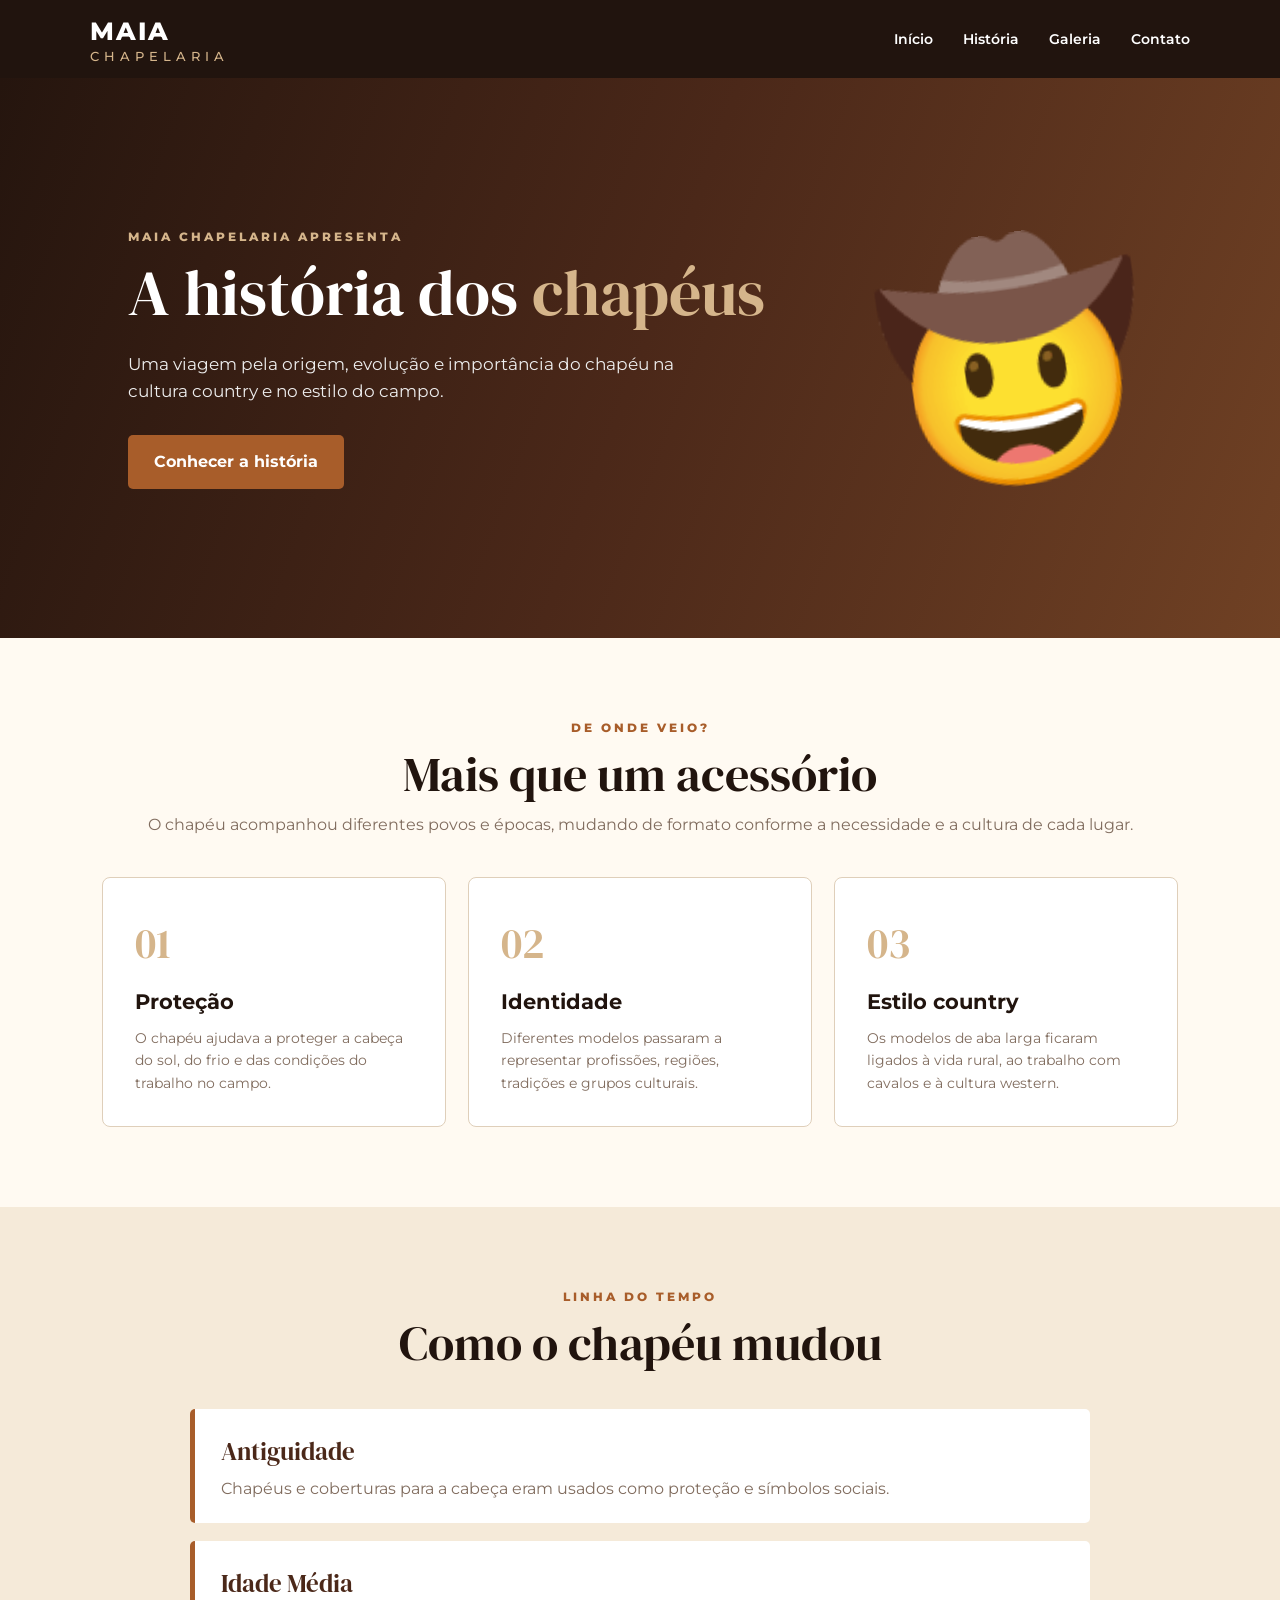
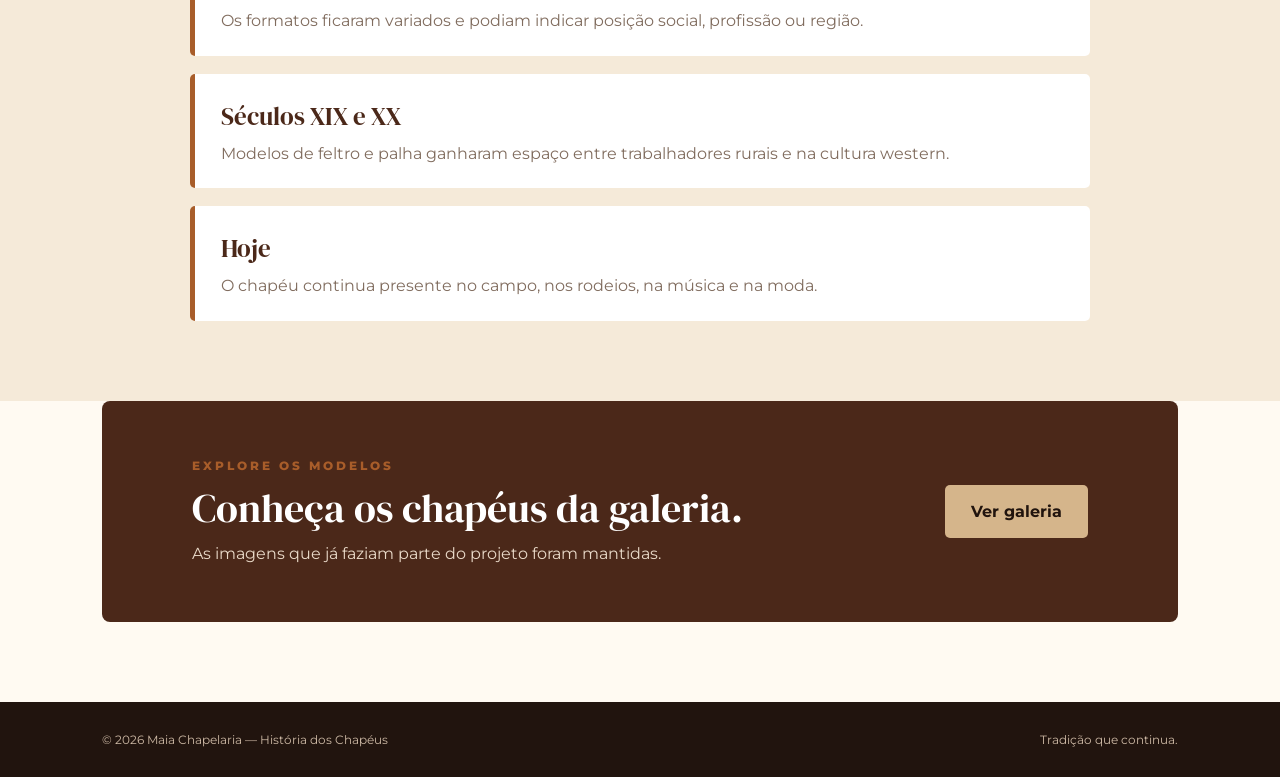
<file: index.html>
<!DOCTYPE html>
<html lang="pt-BR">
<head>
    <meta charset="UTF-8">
    <meta name="viewport" content="width=device-width, initial-scale=1.0">
    <title>Maia Chapelaria — História dos Chapéus</title>
    <link rel="stylesheet" href="css/style.css">
</head>
<body>
<header class="header">
    <a href="index.html" class="logo">MAIA <span>CHAPELARIA</span></a>
    <button class="menu-btn" id="menuBtn">☰</button>
    <nav id="nav">
        <a href="index.html">Início</a>
        <a href="pages/historia.html">História</a>
        <a href="pages/produtos.html">Galeria</a>
        <a href="pages/contato.html">Contato</a>
    </nav>
</header>
<main>
    <section class="hero history-hero">
        <div class="hero-content">
            <p class="eyebrow">MAIA CHAPELARIA APRESENTA</p>
            <h1>A história dos <span>chapéus</span></h1>
            <p>Uma viagem pela origem, evolução e importância do chapéu na cultura country e no estilo do campo.</p>
            <a href="pages/historia.html" class="btn">Conhecer a história</a>
        </div>
        <div class="hero-hat">🤠</div>
    </section>
    <section class="section">
        <div class="section-title">
            <p class="eyebrow">DE ONDE VEIO?</p>
            <h2>Mais que um acessório</h2>
            <p>O chapéu acompanhou diferentes povos e épocas, mudando de formato conforme a necessidade e a cultura de cada lugar.</p>
        </div>
        <div class="history-grid">
            <article class="history-card"><span>01</span><h3>Proteção</h3><p>O chapéu ajudava a proteger a cabeça do sol, do frio e das condições do trabalho no campo.</p></article>
            <article class="history-card"><span>02</span><h3>Identidade</h3><p>Diferentes modelos passaram a representar profissões, regiões, tradições e grupos culturais.</p></article>
            <article class="history-card"><span>03</span><h3>Estilo country</h3><p>Os modelos de aba larga ficaram ligados à vida rural, ao trabalho com cavalos e à cultura western.</p></article>
        </div>
    </section>
    <section class="timeline-section">
        <div class="section-title"><p class="eyebrow">LINHA DO TEMPO</p><h2>Como o chapéu mudou</h2></div>
        <div class="timeline">
            <article><strong>Antiguidade</strong><p>Chapéus e coberturas para a cabeça eram usados como proteção e símbolos sociais.</p></article>
            <article><strong>Idade Média</strong><p>Os formatos ficaram variados e podiam indicar posição social, profissão ou região.</p></article>
            <article><strong>Séculos XIX e XX</strong><p>Modelos de feltro e palha ganharam espaço entre trabalhadores rurais e na cultura western.</p></article>
            <article><strong>Hoje</strong><p>O chapéu continua presente no campo, nos rodeios, na música e na moda.</p></article>
        </div>
    </section>
    <section class="banner">
        <div><p class="eyebrow">EXPLORE OS MODELOS</p><h2>Conheça os chapéus da galeria.</h2><p>As imagens que já faziam parte do projeto foram mantidas.</p></div>
        <a href="pages/produtos.html" class="btn btn-light">Ver galeria</a>
    </section>
</main>
<footer><p>© 2026 Maia Chapelaria — História dos Chapéus</p><p>Tradição que continua.</p></footer>
<script src="js/script.js"></script>
</body>
</html>
</file>
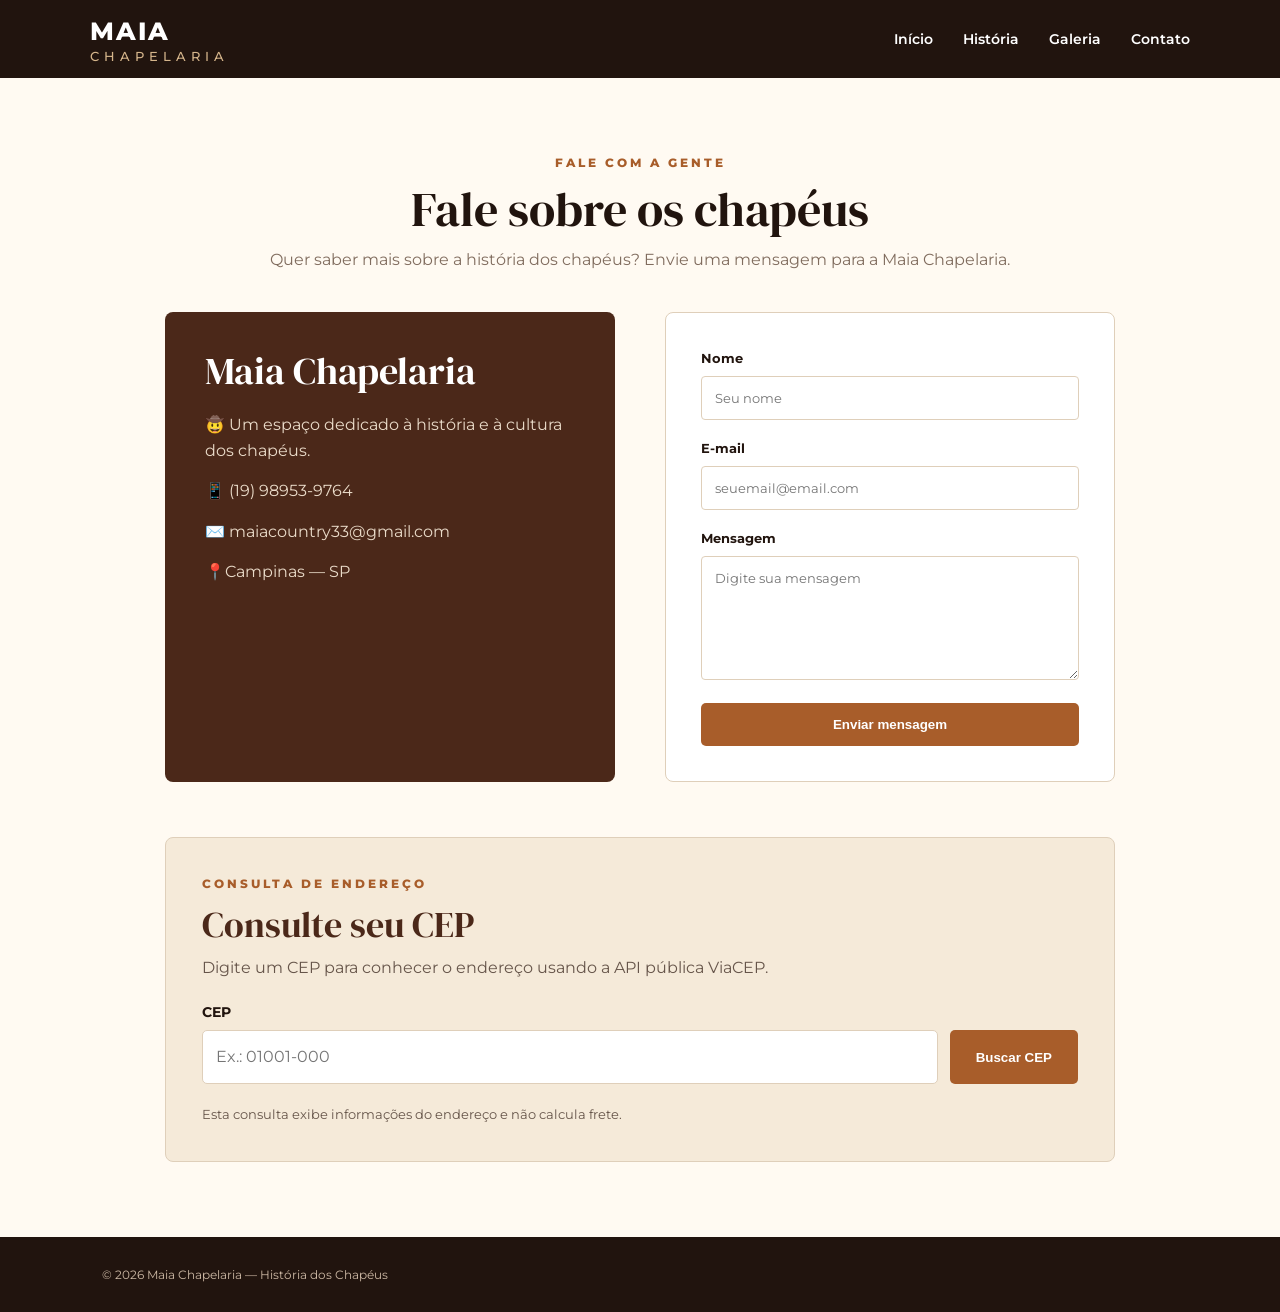
<file: pages/contato.html>
<!DOCTYPE html>
<html lang="pt-BR">

<head>

    <meta charset="UTF-8">

    <meta name="viewport" content="width=device-width, initial-scale=1.0">

    <title>Contato — Maia Chapelaria</title>

    <link rel="stylesheet" href="../css/style.css">

</head>

<body>

    <header class="header">

        <a href="../index.html" class="logo">
            MAIA
            <span>CHAPELARIA</span>
        </a>

        <button class="menu-btn" id="menuBtn" type="button" aria-label="Abrir menu de navegacao" aria-controls="nav" aria-expanded="false">
            ☰
        </button>

        <nav id="nav">

            <a href="../index.html">Início</a>

            <a href="historia.html">História</a>

            <a href="produtos.html">Galeria</a>

            <a href="contato.html">Contato</a>

        </nav>

    </header>


    <main class="page">

        <section class="section-title">

            <p class="eyebrow">
                FALE COM A GENTE
            </p>

            <h1>
                Fale sobre os chapéus
            </h1>

            <p>
                Quer saber mais sobre a história dos chapéus? Envie uma mensagem para a Maia Chapelaria.
            </p>

        </section>


        <section class="contact-grid">

            <div class="contact-info">

                <h2>
                    Maia Chapelaria
                </h2>

                <p>
                    🤠 Um espaço dedicado à história e à cultura dos chapéus.
                </p>

                <p>
                    📱 (19) 98953-9764
            
                </p>

                <p>
                    ✉️ maiacountry33@gmail.com
                </p>

                <p>
                    📍Campinas — SP
                </p>

            </div>


       <form id="contactForm" class="form" action="processa_contato.php" method="POST">

    <label>
        Nome

        <input 
            type="text" 
            name="nome"
            placeholder="Seu nome" 
            required 
        >

    </label>


    <label>
        E-mail

        <input 
            type="email"
            name="email" 
            placeholder="seuemail@email.com" 
            required 
        >

    </label>


    <label>
        Mensagem

        <textarea 
            name="mensagem"
            rows="6" 
            placeholder="Digite sua mensagem" 
            required
        ></textarea>

    </label>


    <button 
        type="submit" 
        class="btn">

        Enviar mensagem

    </button>

</form>

        </section>


        <!-- Atividade 2: consulta de CEP com API pública ViaCEP -->
        <section class="cep-section" aria-labelledby="titulo-cep">
            <p class="eyebrow">CONSULTA DE ENDEREÇO</p>
            <h2 id="titulo-cep">Consulte seu CEP</h2>
            <p>Digite um CEP para conhecer o endereço usando a API pública ViaCEP.</p>
            <form id="cepForm" class="cep-form">
                <label for="cepInput">CEP</label>
                <div class="cep-form-row">
                    <input id="cepInput" name="cep" type="text" inputmode="numeric" maxlength="9" placeholder="Ex.: 01001-000" autocomplete="postal-code" required>
                    <button class="btn" id="cepButton" type="submit">Buscar CEP</button>
                </div>
            </form>
            <p id="cepMensagem" class="cep-mensagem" role="status" aria-live="polite"></p>
            <div id="cepResultado" class="cep-resultado" hidden>
                <h3>Endereço encontrado</h3>
                <p><strong>Rua:</strong> <span id="cepRua"></span></p>
                <p><strong>Bairro:</strong> <span id="cepBairro"></span></p>
                <p><strong>Cidade:</strong> <span id="cepCidade"></span></p>
                <p><strong>Estado:</strong> <span id="cepEstado"></span></p>
            </div>
            <small>Esta consulta exibe informações do endereço e não calcula frete.</small>
        </section>

    </main>


    <footer>

        <p>
            © 2026 Maia Chapelaria — História dos Chapéus
        </p>

    </footer>


    <script src="../js/script.js"></script>

</body>

</html>
</file>
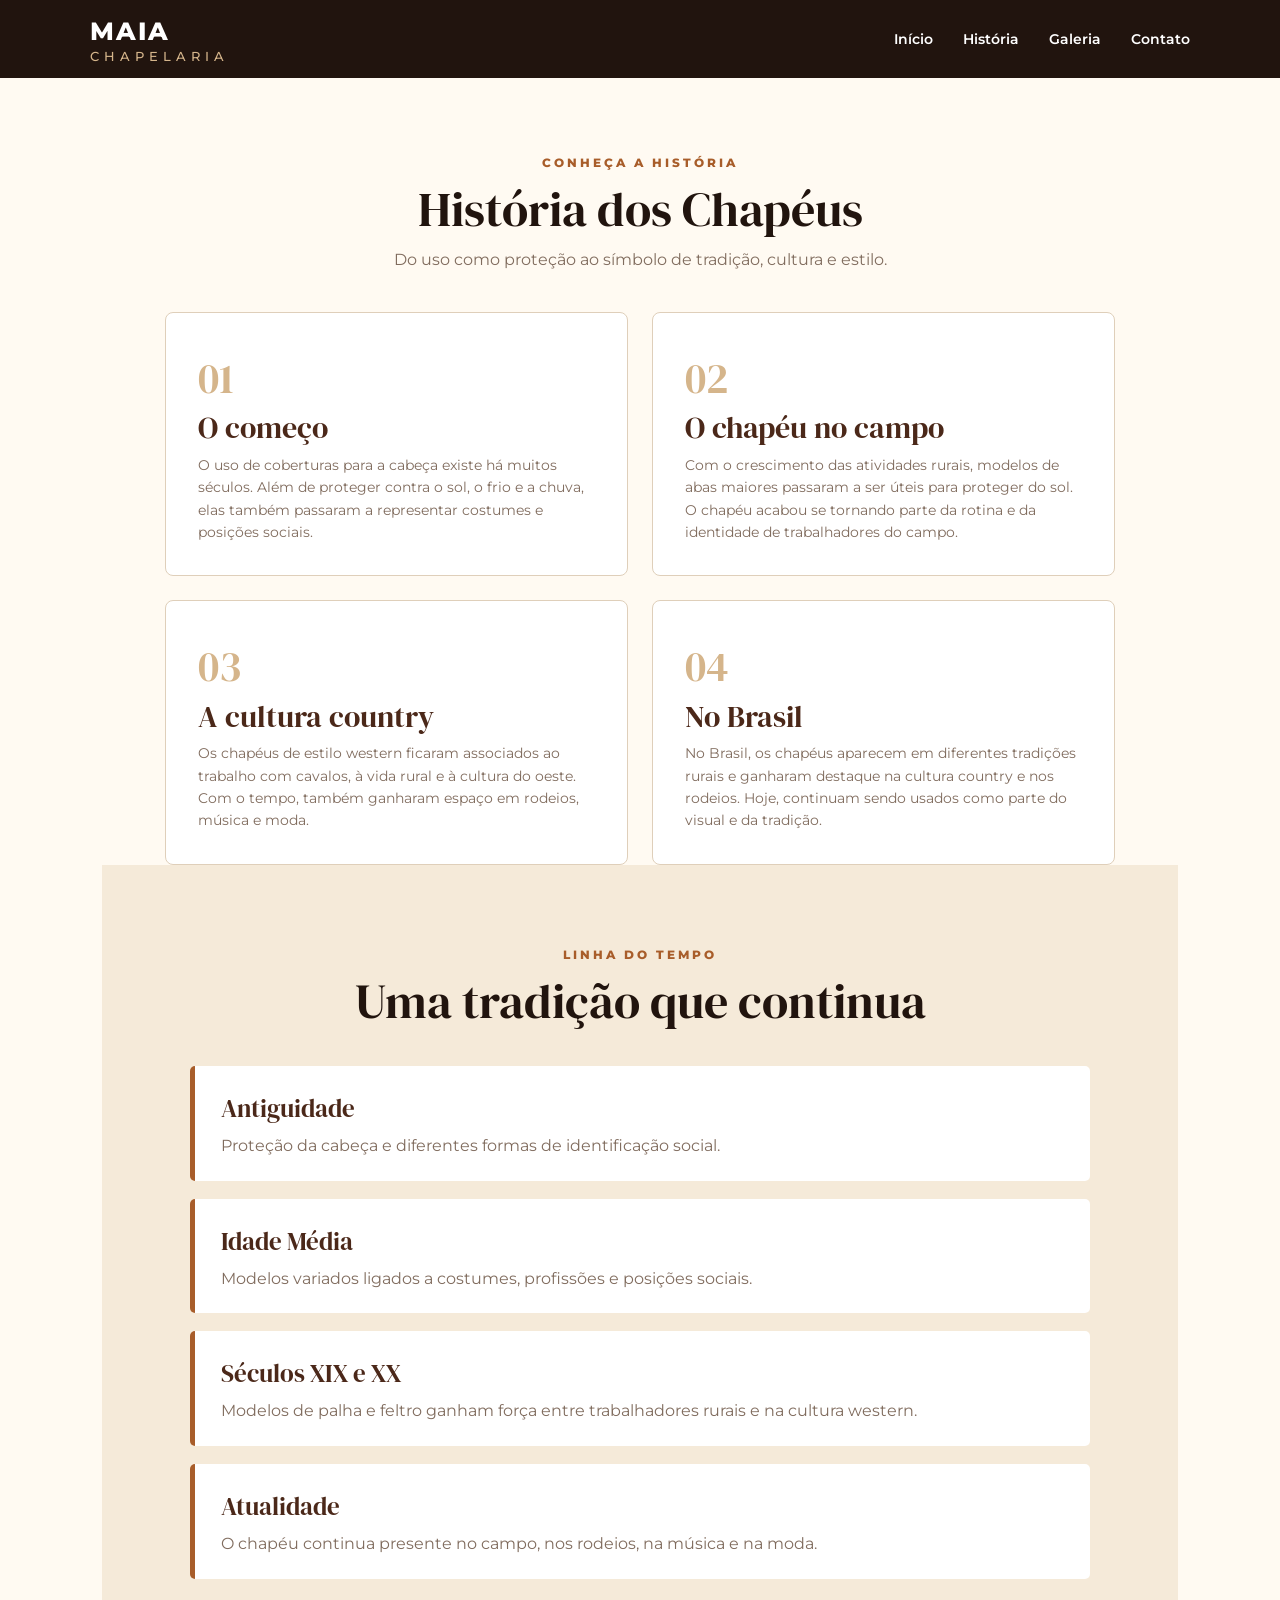
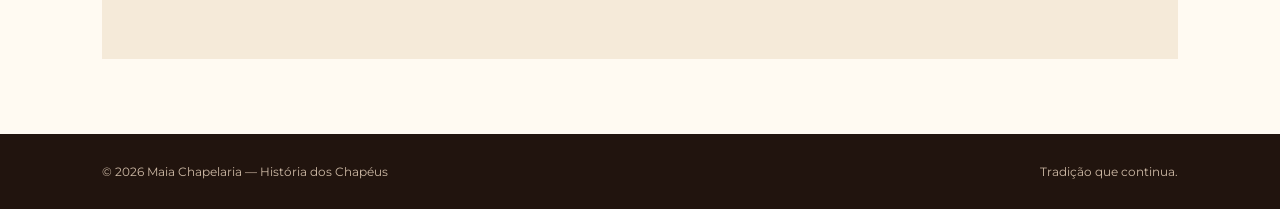
<file: pages/historia.html>
<!DOCTYPE html>
<html lang="pt-BR">
<head>
    <meta charset="UTF-8">
    <meta name="viewport" content="width=device-width, initial-scale=1.0">
    <title>História dos Chapéus — Maia Chapelaria</title>
    <link rel="stylesheet" href="../css/style.css">
</head>
<body>
<header class="header">
    <a href="../index.html" class="logo">MAIA <span>CHAPELARIA</span></a>
    <button class="menu-btn" id="menuBtn">☰</button>
    <nav id="nav">
        <a href="../index.html">Início</a>
        <a href="historia.html">História</a>
        <a href="produtos.html">Galeria</a>
        <a href="contato.html">Contato</a>
    </nav>
</header>

<main class="page">
    <section class="section-title">
        <p class="eyebrow">CONHEÇA A HISTÓRIA</p>
        <h1>História dos Chapéus</h1>
        <p>Do uso como proteção ao símbolo de tradição, cultura e estilo.</p>
    </section>

    <section class="history-content">
        <article class="history-card">
            <span>01</span>
            <h2>O começo</h2>
            <p>O uso de coberturas para a cabeça existe há muitos séculos. Além de proteger contra o sol, o frio e a chuva, elas também passaram a representar costumes e posições sociais.</p>
        </article>
        <article class="history-card">
            <span>02</span>
            <h2>O chapéu no campo</h2>
            <p>Com o crescimento das atividades rurais, modelos de abas maiores passaram a ser úteis para proteger do sol. O chapéu acabou se tornando parte da rotina e da identidade de trabalhadores do campo.</p>
        </article>
        <article class="history-card">
            <span>03</span>
            <h2>A cultura country</h2>
            <p>Os chapéus de estilo western ficaram associados ao trabalho com cavalos, à vida rural e à cultura do oeste. Com o tempo, também ganharam espaço em rodeios, música e moda.</p>
        </article>
        <article class="history-card">
            <span>04</span>
            <h2>No Brasil</h2>
            <p>No Brasil, os chapéus aparecem em diferentes tradições rurais e ganharam destaque na cultura country e nos rodeios. Hoje, continuam sendo usados como parte do visual e da tradição.</p>
        </article>
    </section>

    <section class="timeline-section">
        <div class="section-title">
            <p class="eyebrow">LINHA DO TEMPO</p>
            <h2>Uma tradição que continua</h2>
        </div>
        <div class="timeline">
            <article><strong>Antiguidade</strong><p>Proteção da cabeça e diferentes formas de identificação social.</p></article>
            <article><strong>Idade Média</strong><p>Modelos variados ligados a costumes, profissões e posições sociais.</p></article>
            <article><strong>Séculos XIX e XX</strong><p>Modelos de palha e feltro ganham força entre trabalhadores rurais e na cultura western.</p></article>
            <article><strong>Atualidade</strong><p>O chapéu continua presente no campo, nos rodeios, na música e na moda.</p></article>
        </div>
    </section>
</main>

<footer>
    <p>© 2026 Maia Chapelaria — História dos Chapéus</p>
    <p>Tradição que continua.</p>
</footer>
<script src="../js/script.js"></script>
</body>
</html>
</file>
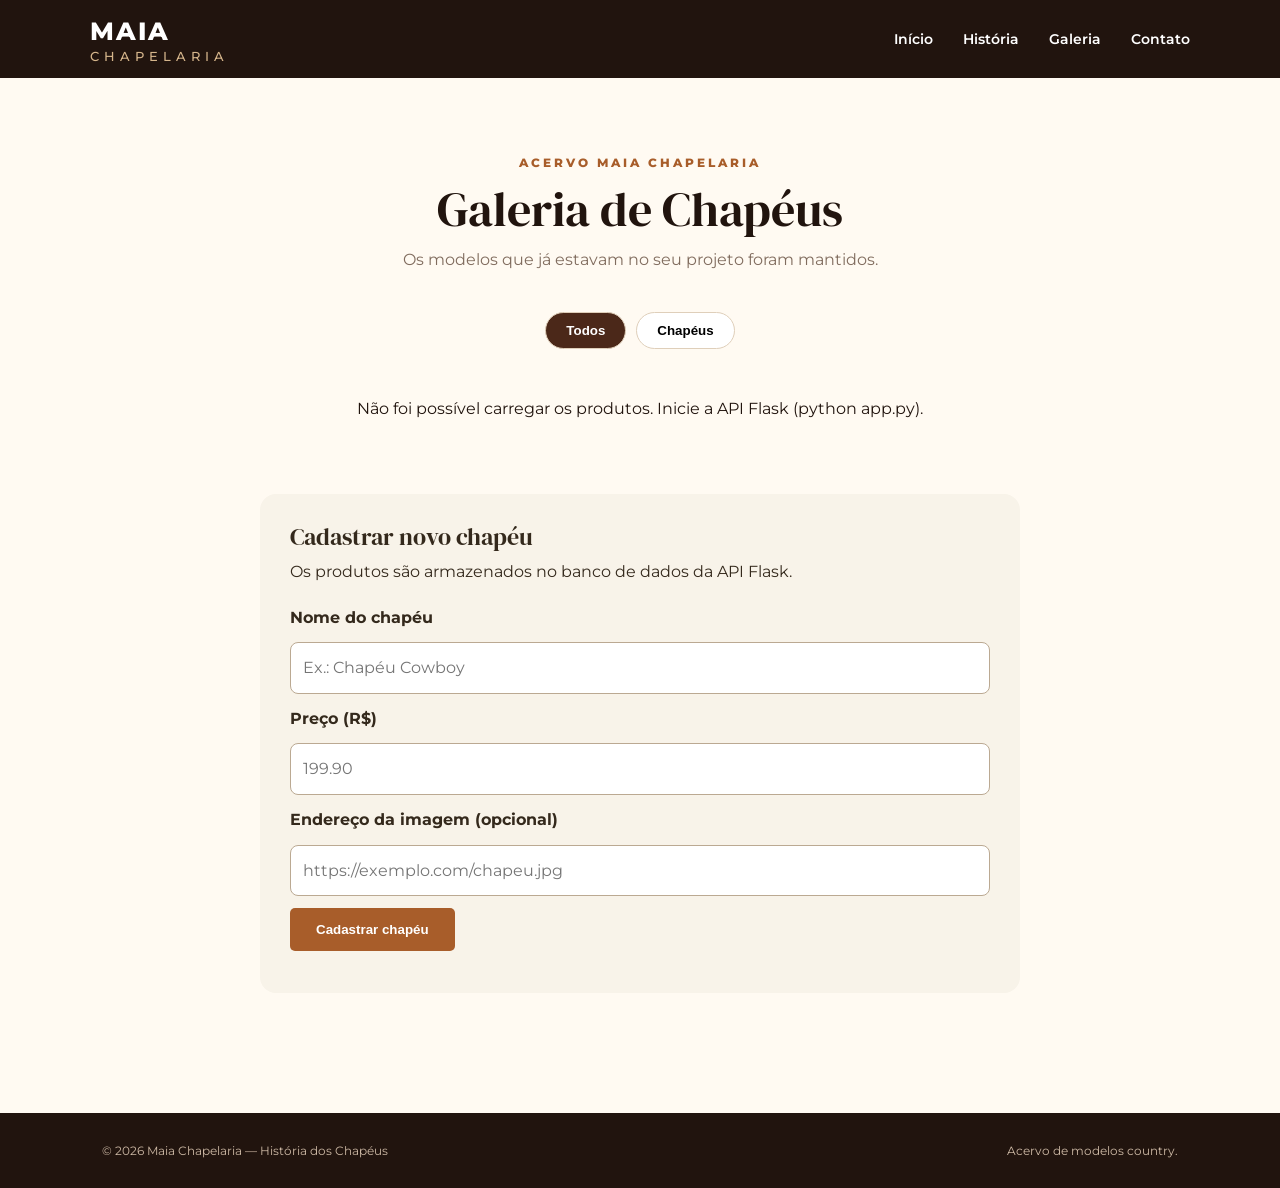
<file: pages/produtos.html>
<!DOCTYPE html>
<html lang="pt-BR">
<head><meta charset="UTF-8"><meta name="viewport" content="width=device-width, initial-scale=1.0">
<title>Galeria — Maia Chapelaria</title><link rel="stylesheet" href="../css/style.css"></head>
<body>
<header class="header"><a href="../index.html" class="logo">MAIA <span>CHAPELARIA</span></a><button class="menu-btn" id="menuBtn" type="button" aria-label="Abrir menu de navegacao" aria-controls="nav" aria-expanded="false">☰</button>
<nav id="nav"><a href="../index.html">Início</a><a href="historia.html">História</a><a href="produtos.html">Galeria</a><a href="contato.html">Contato</a></nav></header>
<main class="page">
<section class="section-title"><p class="eyebrow">ACERVO MAIA CHAPELARIA</p><h1>Galeria de Chapéus</h1><p>Os modelos que já estavam no seu projeto foram mantidos.</p></section>
<div class="filters"><button class="filter active" data-filter="todos">Todos</button><button class="filter" data-filter="chapeus">Chapéus</button></div>
<p id="apiMensagem" class="api-message" role="status" aria-live="polite">Carregando produtos...</p>
<section class="products" id="products"></section>
<section class="cadastro-produto">
<h2>Cadastrar novo chapéu</h2>
<p>Os produtos são armazenados no banco de dados da API Flask.</p>
<form id="produtoForm" class="produto-form">
<label for="produtoNome">Nome do chapéu</label>
<input id="produtoNome" name="nome" type="text" maxlength="100" placeholder="Ex.: Chapéu Cowboy" required>
<label for="produtoPreco">Preço (R$)</label>
<input id="produtoPreco" name="preco" type="number" step="0.01" min="0" placeholder="199.90" required>
<label for="produtoImagem">Endereço da imagem (opcional)</label>
<input id="produtoImagem" name="imagem" type="url" placeholder="https://exemplo.com/chapeu.jpg">
<button class="btn" id="produtoEnviar" type="submit">Cadastrar chapéu</button>
<p id="produtoMensagem" role="status" aria-live="polite"></p>
</form>
</section>
</main>
<footer><p>© 2026 Maia Chapelaria — História dos Chapéus</p><p>Acervo de modelos country.</p></footer>
<script src="../js/script.js"></script></body></html>
</file>
<file: css/style.css>
@import url('https://fonts.googleapis.com/css2?family=DM+Serif+Display&family=Montserrat:wght@400;500;600;700;800&display=swap');

:root {
    --brown: #4b2819;
    --dark: #21140e;
    --cream: #f5ead9;
    --sand: #d5b58b;
    --light: #fffaf2;
    --orange: #a85d2a;
    --border: #dfcfba;
}

* {
    box-sizing: border-box;
    margin: 0;
    padding: 0;
}

body {
    font-family: Montserrat, sans-serif;
    background: var(--light);
    color: var(--dark);
    line-height: 1.6;
}

a {
    text-decoration: none;
    color: inherit;
}

/* CABEÇALHO */
.header {
    height: 78px;
    background: var(--dark);
    color: white;
    display: flex;
    align-items: center;
    justify-content: space-between;
    padding: 0 7%;
    position: sticky;
    top: 0;
    z-index: 10;
}

.logo {
    font-size: 25px;
    font-weight: 800;
    letter-spacing: 2px;
}

.logo span {
    display: block;
    font-size: 13px;
    font-weight: 500;
    letter-spacing: 5px;
    color: var(--sand);
    margin-top: -5px;
}

nav {
    display: flex;
    gap: 30px;
    align-items: center;
}

nav a {
    font-size: 14px;
    font-weight: 600;
}

nav a:hover {
    color: var(--sand);
}

nav b {
    background: var(--orange);
    border-radius: 20px;
    padding: 2px 7px;
    font-size: 11px;
}

.menu-btn {
    display: none;
    background: none;
    border: none;
    color: white;
    font-size: 28px;
    cursor: pointer;
}

/* TEXTOS */
h1,
h2 {
    font-family: 'DM Serif Display', serif;
    font-weight: 400;
    line-height: 1.05;
}

.eyebrow {
    font-size: 12px;
    font-weight: 800;
    letter-spacing: 3px;
    color: var(--orange);
    margin-bottom: 12px;
}

/* HOME */
.hero {
    min-height: 590px;
    background: linear-gradient(110deg, #25150e, #4b2819, #704124);
    color: white;
    display: flex;
    align-items: center;
    padding: 70px 10%;
}

.hero-content {
    max-width: 650px;
}

.hero .eyebrow {
    color: var(--sand);
}

.hero h1 {
    font-size: 64px;
}

.hero h1 span {
    color: var(--sand);
}

.hero p:not(.eyebrow) {
    font-size: 17px;
    max-width: 560px;
    margin: 25px 0 30px;
    color: #eeeeee;
}

.hero-hat {
    font-size: 220px;
    margin-left: auto;
    transform: rotate(-8deg);
}

/* BOTÕES */
.btn {
    display: inline-block;
    border: none;
    background: var(--orange);
    color: white;
    padding: 14px 26px;
    border-radius: 5px;
    font-weight: 700;
    cursor: pointer;
    transition: 0.2s;
}

.btn:hover {
    transform: translateY(-2px);
    background: #8e4d23;
}

.btn-light {
    background: var(--sand);
    color: var(--dark);
}

/* SEÇÕES */
.section {
    padding: 80px 8%;
}

.section-title {
    text-align: center;
    margin-bottom: 40px;
}

.section-title h1,
.section-title h2 {
    font-size: 48px;
}

.section-title p:last-child {
    margin-top: 12px;
    color: #806c5e;
}

/* CATEGORIAS */
.categories {
    display: grid;
    grid-template-columns: repeat(3, 1fr);
    gap: 22px;
}

.category {
    background: white;
    border: 1px solid var(--border);
    padding: 35px;
    text-align: center;
    border-radius: 8px;
    transition: 0.2s;
}

.category:hover {
    transform: translateY(-5px);
    box-shadow: 0 12px 30px rgba(75, 40, 25, 0.1);
}

.category span {
    font-size: 60px;
}

.category h3 {
    font-size: 21px;
    margin: 10px 0 5px;
}

.category p {
    color: #806c5e;
    font-size: 14px;
}

/* BANNER */
.banner {
    margin: 0 8% 80px;
    padding: 55px 7%;
    background: var(--brown);
    color: white;
    border-radius: 8px;
    display: flex;
    align-items: center;
    justify-content: space-between;
    gap: 30px;
}

.banner h2 {
    font-size: 40px;
    max-width: 650px;
}

.banner p:not(.eyebrow) {
    max-width: 650px;
    color: #e9d9c8;
    margin-top: 12px;
}

/* PÁGINAS */
.page {
    padding: 75px 8%;
    min-height: calc(100vh - 150px);
}

/* FILTROS */
.filters {
    display: flex;
    justify-content: center;
    gap: 10px;
    margin-bottom: 35px;
    flex-wrap: wrap;
}

.filter {
    padding: 10px 20px;
    border: 1px solid var(--border);
    background: white;
    border-radius: 30px;
    cursor: pointer;
    font-weight: 600;
}

.filter.active,
.filter:hover {
    background: var(--brown);
    color: white;
}

/* PRODUTOS */
.products {
    display: grid;
    grid-template-columns: repeat(4, 1fr);
    gap: 22px;
}

.product {
    background: white;
    border: 1px solid var(--border);
    border-radius: 8px;
    overflow: hidden;
    display: flex;
    flex-direction: column;
}

.product-img {
    height: 220px;
    background: var(--cream);
    position: relative;
    overflow: hidden;
    display: flex;
    align-items: center;
    justify-content: center;
}

.product-img img {
    width: 100%;
    height: 100%;
    object-fit: cover;
    display: block;
}

.product-category {
    position: absolute;
    top: 10px;
    left: 10px;
    background: var(--brown);
    color: white;
    font-size: 11px;
    font-weight: 700;
    padding: 4px 10px;
    border-radius: 20px;
    text-transform: uppercase;
}

.product-info {
    padding: 18px;
    display: flex;
    flex-direction: column;
    flex: 1;
}

.product-info h3 {
    font-size: 16px;
}

.product-info p {
    color: #806c5e;
    font-size: 12px;
    margin: 5px 0 12px;
}

.price {
    font-weight: 800;
    font-size: 19px;
    color: var(--brown);
    margin-bottom: 14px;
    display: block;
}

.add {
    width: 100%;
    margin-top: auto;
}

/* CARRINHO */
.cart {
    max-width: 900px;
    margin: auto;
    background: white;
    border: 1px solid var(--border);
    border-radius: 8px;
    padding: 25px;
}

.cart-item {
    display: flex;
    align-items: center;
    gap: 18px;
    border-bottom: 1px solid var(--border);
    padding: 18px 0;
}

.cart-item:last-child {
    border-bottom: none;
}

.cart-image {
    width: 70px;
    height: 70px;
    object-fit: cover;
    border-radius: 6px;
    border: 1px solid var(--border);
    background: var(--cream);
    flex-shrink: 0;
}

.cart-item-info {
    flex: 1;
}

.cart-item-info h3 {
    font-size: 15px;
}

.cart-item-info p {
    color: var(--brown);
    font-weight: 700;
}

.remove {
    border: none;
    background: none;
    color: #a33;
    cursor: pointer;
    font-weight: 600;
}

.total {
    text-align: right;
    padding-top: 22px;
    font-size: 21px;
    font-weight: 800;
}

.empty {
    text-align: center;
    padding: 50px;
}

/* CONTATO */
.contact-grid {
    max-width: 950px;
    margin: auto;
    display: grid;
    grid-template-columns: 1fr 1fr;
    gap: 50px;
}

.contact-info {
    background: var(--brown);
    color: white;
    padding: 40px;
    border-radius: 8px;
}

.contact-info h2 {
    font-size: 38px;
    margin-bottom: 20px;
}

.contact-info p {
    margin: 15px 0;
    color: #eadbc9;
}

.form {
    background: white;
    border: 1px solid var(--border);
    padding: 35px;
    border-radius: 8px;
}

.form label {
    display: block;
    font-size: 13px;
    font-weight: 700;
    margin-bottom: 18px;
}

.form input,
.form textarea {
    width: 100%;
    padding: 13px;
    border: 1px solid var(--border);
    border-radius: 4px;
    margin-top: 7px;
    font-family: inherit;
}

.form textarea {
    resize: vertical;
}

.form .btn {
    width: 100%;
}

/* RODAPÉ */
footer {
    background: var(--dark);
    color: #cdb9a5;
    padding: 28px 8%;
    display: flex;
    justify-content: space-between;
    font-size: 12px;
}

/* RESPONSIVIDADE */
@media (max-width: 850px) {
    .header {
        padding: 0 5%;
    }

    .menu-btn {
        display: block;
    }

    nav {
        display: none;
        position: absolute;
        top: 78px;
        left: 0;
        right: 0;
        background: var(--dark);
        padding: 20px 5%;
        flex-direction: column;
        align-items: flex-start;
        gap: 18px;
    }

    nav.open {
        display: flex;
    }

    .hero {
        padding: 55px 7%;
    }

    .hero h1 {
        font-size: 48px;
    }

    .hero-hat {
        font-size: 130px;
    }

    .categories {
        grid-template-columns: 1fr;
    }

    .products {
        grid-template-columns: repeat(2, 1fr);
    }

    .contact-grid {
        grid-template-columns: 1fr;
    }

    .banner {
        margin: 0 5% 60px;
        flex-direction: column;
        align-items: flex-start;
    }

    .section {
        padding: 60px 5%;
    }

    .page {
        padding: 55px 5%;
    }
}

@media (max-width: 520px) {
    .hero-hat {
        display: none;
    }

    .products {
        grid-template-columns: 1fr;
    }

    .section-title h1,
    .section-title h2 {
        font-size: 38px;
    }

    footer {
        flex-direction: column;
        gap: 8px;
    }

    .cart-item {
        align-items: flex-start;
    }
}
/* HISTÓRIA DOS CHAPÉUS */
.history-hero {
    min-height: 560px;
}

.history-grid {
    display: grid;
    grid-template-columns: repeat(3, 1fr);
    gap: 22px;
    max-width: 1100px;
    margin: auto;
}

.history-card {
    background: white;
    border: 1px solid var(--border);
    border-radius: 8px;
    padding: 32px;
    position: relative;
}

.history-card span {
    font-family: 'DM Serif Display', serif;
    font-size: 42px;
    color: var(--sand);
}

.history-card h3 {
    font-size: 21px;
    margin: 8px 0;
}

.history-card p,
.history-content p {
    color: #806c5e;
    font-size: 14px;
}

.timeline-section {
    background: var(--cream);
    padding: 80px 8%;
}

.timeline {
    max-width: 900px;
    margin: auto;
    display: grid;
    gap: 18px;
}

.timeline article {
    background: white;
    border-left: 5px solid var(--orange);
    padding: 22px 26px;
    border-radius: 5px;
}

.timeline strong {
    font-family: 'DM Serif Display', serif;
    font-size: 25px;
    font-weight: 400;
    color: var(--brown);
}

.timeline p {
    margin-top: 5px;
    color: #806c5e;
}

.history-content {
    max-width: 950px;
    margin: auto;
    display: grid;
    grid-template-columns: 1fr 1fr;
    gap: 24px;
}

.history-content article {
    background: white;
    border: 1px solid var(--border);
    border-radius: 8px;
    padding: 32px;
}

.history-content h2 {
    font-size: 30px;
    color: var(--brown);
    margin-bottom: 10px;
}

.quote-box {
    max-width: 950px;
    margin: 50px auto 0;
    padding: 35px;
    background: var(--brown);
    color: white;
    border-radius: 8px;
    text-align: center;
    font-family: 'DM Serif Display', serif;
    font-size: 25px;
}

.history-product .product-info p:last-child {
    margin-bottom: 0;
}

@media (max-width: 850px) {
    .history-grid,
    .history-content {
        grid-template-columns: 1fr;
    }

    .hero-hat {
        display: none;
    }
}

.admin-list {
    max-width: 950px;
    margin: auto;
    display: grid;
    gap: 18px;
}

.admin-card {
    background: white;
    border: 1px solid var(--border);
    border-radius: 8px;
    padding: 25px;
}

.admin-card h3 {
    color: var(--brown);
    margin-bottom: 8px;
}

.admin-card p {
    margin: 8px 0;
    color: #66554a;
}

.admin-actions {
    display: flex;
    align-items: center;
    gap: 20px;
    margin-top: 18px;
}

.admin-actions .btn {
    padding: 9px 18px;
}

.admin-form {
    max-width: 700px;
    margin: auto;
}


/* ATIVIDADE 2 — consulta de CEP integrada ao visual original */
.cep-section {
    max-width: 950px;
    margin: 55px auto 0;
    background: var(--cream);
    border: 1px solid var(--border);
    border-radius: 8px;
    padding: 36px;
}
.cep-section h2 { color: var(--brown); font-size: 36px; margin-bottom: 12px; }
.cep-section > p:not(.eyebrow) { color: #66554a; margin-bottom: 20px; }
.cep-form label { display: block; font-size: 14px; font-weight: 700; margin-bottom: 7px; }
.cep-form-row { display: flex; gap: 12px; }
.cep-form-row input {
    flex: 1;
    min-width: 0;
    padding: 13px;
    border: 1px solid var(--border);
    border-radius: 5px;
    font: inherit;
    background: white;
}
.cep-form-row button:disabled { opacity: .6; cursor: wait; }
.cep-mensagem { margin: 15px 0; font-weight: 600; }
.cep-mensagem.erro { color: #9c2525; }
.cep-mensagem.sucesso { color: #246c39; }
.cep-resultado { margin-top: 18px; background: white; border: 1px solid var(--border); border-radius: 6px; padding: 22px; }
.cep-resultado[hidden] { display: none; }
.cep-resultado h3 { color: var(--brown); margin-bottom: 10px; }
.cep-resultado p { margin: 4px 0; }
.cep-section small { display: block; margin-top: 15px; color: #66554a; }
@media (max-width: 520px) {
    .cep-section { padding: 24px 18px; }
    .cep-section h2 { font-size: 30px; }
    .cep-form-row { flex-direction: column; }
}

/* Cadastro da atividade 3 — acompanha o estilo existente da Maia Chapelaria */
.cadastro-produto {max-width:760px; margin:45px auto; padding:30px; background:#f8f3e9; border-radius:16px; color:#34291c}
.cadastro-produto h2 {margin:0 0 10px}
.produto-form {display:grid; gap:12px; margin-top:20px}
.produto-form label {font-weight:700}
.produto-form input {width:100%; box-sizing:border-box; padding:12px; border:1px solid #bba992; border-radius:8px; font:inherit}
.produto-form button {cursor:pointer; border:0; justify-self:start}
.produto-form button:disabled {opacity:.6; cursor:wait}
.api-message {text-align:center; padding:12px; margin:15px 0}
</file>
